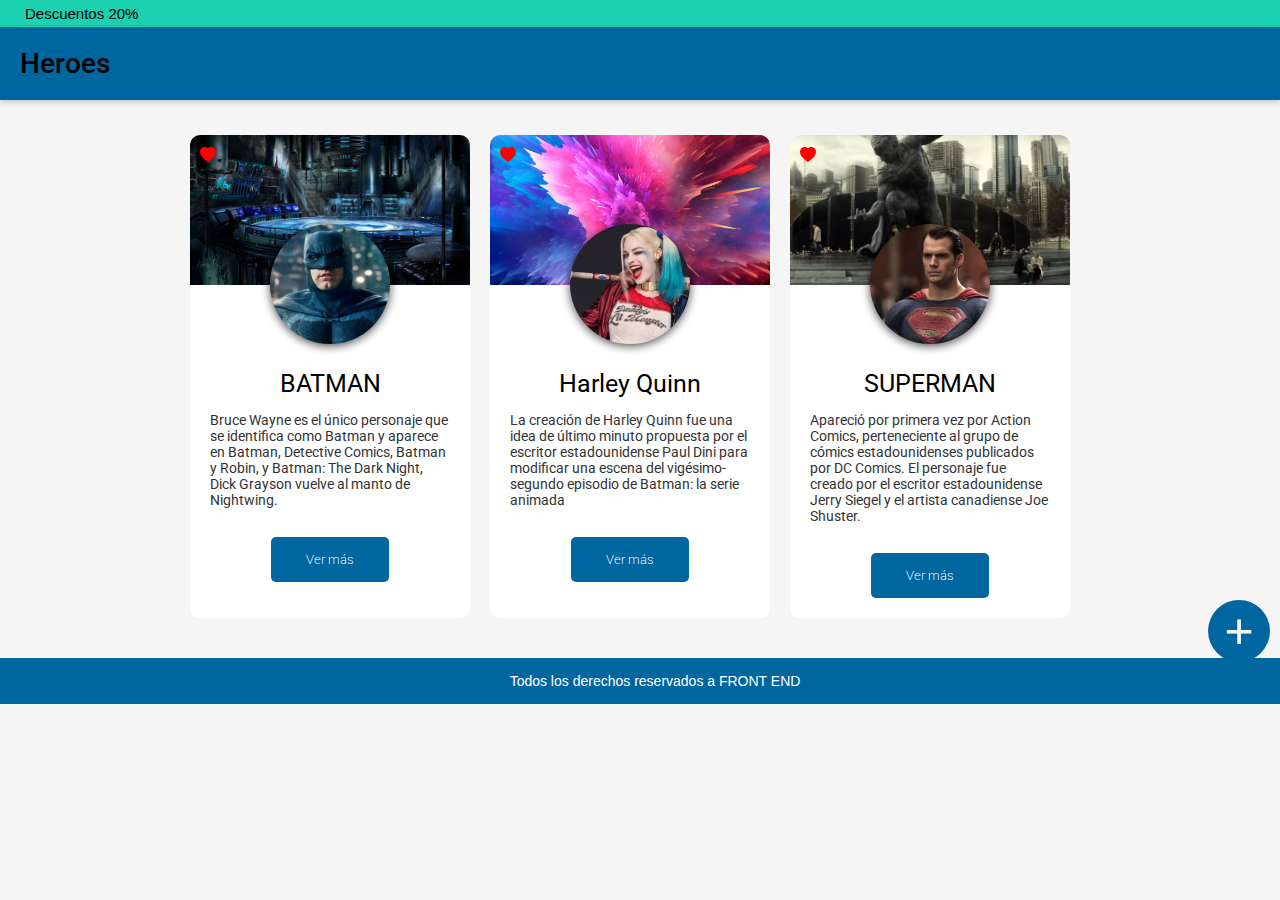
<file: index.html>
<!DOCTYPE html>
<html lang="en">
<head>
    <meta charset="UTF-8">
    <meta name="viewport" content="width=device-width, initial-scale=1.0">
    <title>ejercicio 6- Heroes</title>
    <link rel="stylesheet" href="./css/style.css">
    <!-- referenciar fuente google font -->
    <link rel="preconnect" href="https://fonts.googleapis.com">
<link rel="preconnect" href="https://fonts.gstatic.com" crossorigin>
<link href="https://fonts.googleapis.com/css2?family=Roboto:ital,wght@0,100..900;1,100..900&display=swap" rel="stylesheet">
<!-- ****************************************************************************    -->
</head>
<body>
    <div class="top-bar">Descuentos 20%</div>
  <header>
    
    Heroes
     
  </header>
 <main>
 <!-- Card 1 -->
 <div class="box1">
  <div class="box2"> <img src="./img/baticueva.jpg" alt="Batcave"> </div>
    <div class="heart"><svg xmlns="http://www.w3.org/2000/svg" width="16" height="16" fill="currentColor" class="bi bi-heart-fill" viewBox="0 0 16 16">
      <path fill-rule="evenodd" d="M8 1.314C12.438-3.248 23.534 4.735 8 15-7.534 4.736 3.562-3.248 8 1.314"/>
    </svg></div>
    
    <div class="box3"> <img src="./img/batman.jpg" alt="Batman"> </div>
     
    <h3>BATMAN</h3>
    <p>Bruce Wayne es el único personaje que se identifica como Batman y aparece en Batman, Detective Comics, Batman y Robin, y Batman: The Dark Night, Dick Grayson vuelve al manto de Nightwing.</p>
    <a href="https://batman.fandom.com/es/wiki/Portada"> <button>Ver más</button> </a>
    
  </div>

  <!-- Card 2 -->
  <div class="box1">
    <div class="heart"><svg xmlns="http://www.w3.org/2000/svg" width="16" height="16" fill="currentColor" class="bi bi-heart-fill" viewBox="0 0 16 16">
      <path fill-rule="evenodd" d="M8 1.314C12.438-3.248 23.534 4.735 8 15-7.534 4.736 3.562-3.248 8 1.314"/>
    </svg></div>
      <div class="box2">
         <img src="./img/harleycrazy.jpg" alt="">
      </div>  
   <!-- -->
      <div class="box3">
        <img src="./img/harley.jpg" alt="">
      </div>

    <h3>Harley Quinn</h3>
    <p>La creación de Harley Quinn fue una idea de último minuto propuesta por el escritor estadounidense Paul Dini para modificar una escena del vigésimo-segundo episodio de Batman: la serie animada</p>
     <a href="https://harleyquinn.fandom.com/wiki/Harley_Quinn"> <button>Ver más</button> </a>
    
  </div>

  <!-- Card 3 -->
  <div class="box1">
    <div class="heart"><svg xmlns="http://www.w3.org/2000/svg" width="16" height="16" fill="currentColor" class="bi bi-heart-fill" viewBox="0 0 16 16">
      <path fill-rule="evenodd" d="M8 1.314C12.438-3.248 23.534 4.735 8 15-7.534 4.736 3.562-3.248 8 1.314"/>
    </svg></div>
    <div class="box2">
       <img src="./img/supermanmoment.jpg" alt="">
    </div>
    <div class="box3">
        <img src="./img/superman.jpg" alt="">
    </div>
    <h3>SUPERMAN</h3>
    <p>Apareció por primera vez por Action Comics, perteneciente al grupo de cómics estadounidenses publicados por DC Comics. El personaje fue creado por el escritor estadounidense Jerry Siegel y el artista canadiense Joe Shuster.</p>
    <a href="https://superman.fandom.com/wiki/Superman_(comic_book)"> <button >Ver más</button></a>
    
  </div>  
     <div >
      <a href="./formulario.html"> <button title="Añadir Super!" class="btn-mas"> 
        +
      
      </button> </a>
      
     </div>
 </main>
 <footer>Todos los derechos reservados a FRONT END</footer>
</body>
</html>
</file>
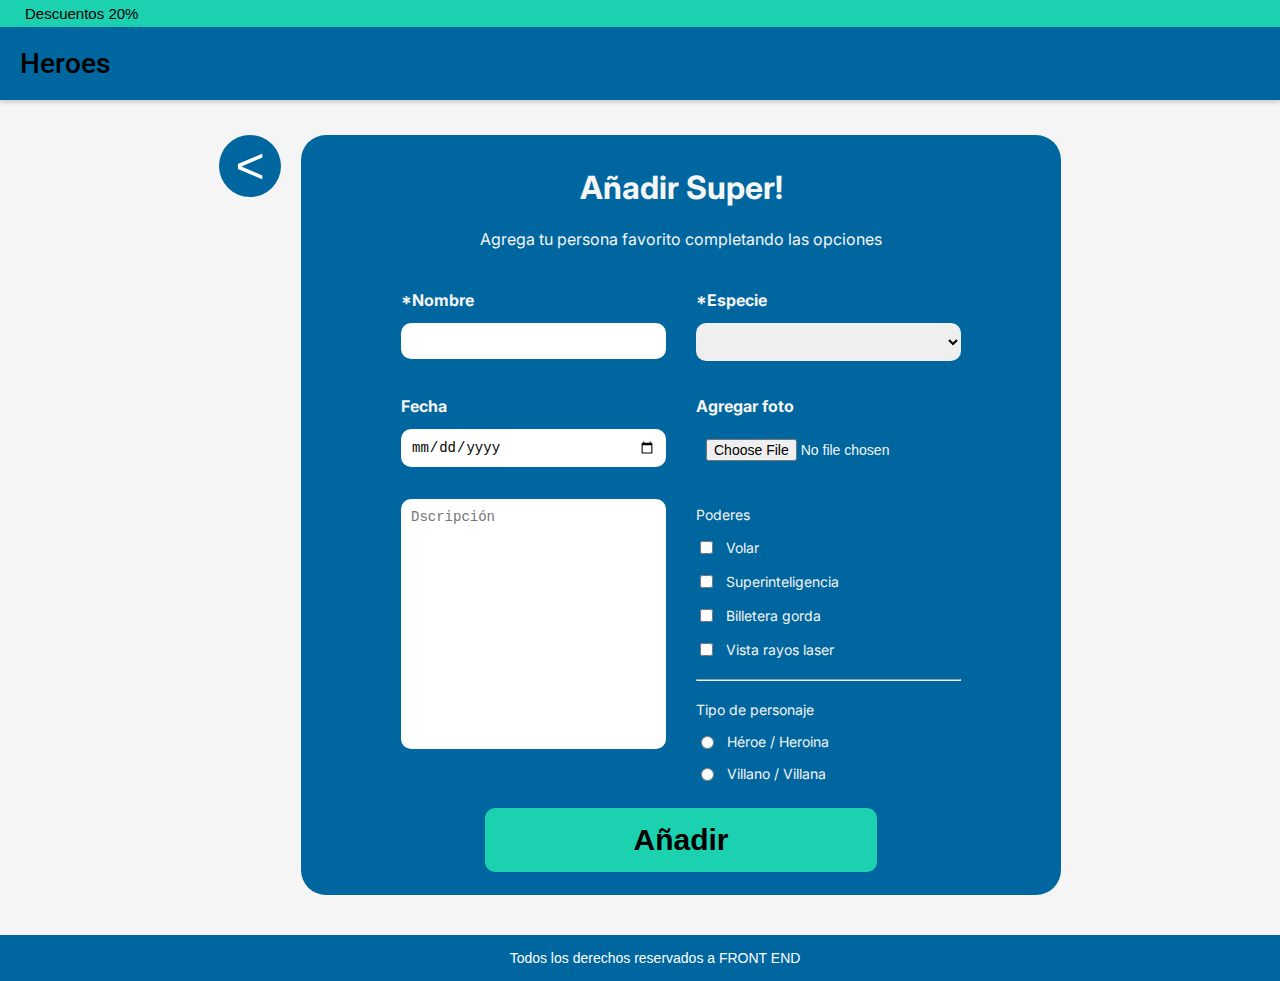
<file: formulario.html>
<!DOCTYPE html>
<html lang="en">
<head>
    <meta charset="UTF-8">
    <meta name="viewport" content="width=device-width, initial-scale=1.0">
    <title>ejercicio 6- Heroes</title>
    <link rel="stylesheet" href="./css/style.css">
    <!-- referenciar fuente google font -->
    <link rel="preconnect" href="https://fonts.googleapis.com">
<link rel="preconnect" href="https://fonts.gstatic.com" crossorigin>
<link href="https://fonts.googleapis.com/css2?family=Roboto:ital,wght@0,100..900;1,100..900&display=swap" rel="stylesheet">
<!-- ****************************************************************************    -->
<link rel="preconnect" href="https://fonts.googleapis.com">
<link rel="preconnect" href="https://fonts.gstatic.com" crossorigin>
<link href="https://fonts.googleapis.com/css2?family=Inter:ital,opsz,wght@0,14..32,100..900;1,14..32,100..900&display=swap" rel="stylesheet">
</head>
<body>
    <div class="top-bar">Descuentos 20%</div>
  <header>
    
    Heroes
     
  </header>
 <main>
    <div  class="div-volver">
        <a href="./index.html">
            <button title="Volver" class="btn-volver">
                <
            </button>
        </a>
        
    </div>
     <div class="form-contenedor">
        
        
        <FORM>
            <h1>Añadir Super!</h1>
        <p>Agrega tu persona favorito completando las opciones</p>
            <div class="form-row">
              <div>
                <label for="nombre"> *Nombre</label>
             <input type="text" name="nombre" id="nombre" required>
              </div>  
             <div>
                <label for="especie">*Especie</label>
                <select name="especie" id="especie" required>
                   <option value=""></option>
                    <option value="humano">Humano</option>
                    <option value="alien">Extraterrestre</option>
                    <option value="mutan">Mutante</option>
                    <option value="god">Dios</option>
                </select>
             </div>
             
            </div>
            <div class="form-row">
             <div>
                <label for="fecha">Fecha</label>
                <input type="date" name="fecha" id="fecha">
                
             </div>
             <div>
                <label for="photo">Agregar foto</label>
                <input type="file" name="photo" id="photo">
        
             </div>
             
     
            </div>
             
             <div class="form-row">
                <div>
                    <textarea placeholder="Dscripción" name="description" id="description"></textarea>
                   
                </div>
                <div>
                    <div class="checkbox-group">
                        <label for="poder">Poderes</label>
                        <label ><input type="checkbox" name="poder" id="poder" value="volar"> Volar</label> 
                        <label ><input type="checkbox" name="poder" id="poder" value="Superinteligencia">Superinteligencia </label>
                        <label ><input type="checkbox" name="poder" id="poder" value="billetera gorda">Billetera gorda </label>
                        <label ><input type="checkbox" name="poder" id="poder" value="vista de rayos layer">Vista rayos laser</label>
                        
    
                    </div>
                    <hr>
                    <div class="radio-group">
                        <label for="personaje">Tipo de personaje</label>
                         <label ><input type="radio" name="personaje" id="personaje">Héroe / Heroina</label>
                         <label ><input type="radio" name="personaje" id="personaje"> Villano / Villana </label>
            
                    </div>

                </div>
                
                

             </div>
             
             <button type="submit">Añadir</button>
           </FORM>

    </div>
     

  

 
 </main>
 <footer>Todos los derechos reservados a FRONT END</footer>
</body>
</html>
</file>
<file: css/style.css>
body {
     margin: 0;
    font-family: 'Arial', sans-serif;
    background-color: #f5f5f5;
    
  }

  .top-bar {
    background-color: #1CD1B0;
    color: #000;
    padding: 5px 25px;
    font-size: 15px;
    margin: 0px;
  }
  header {
    background-color: #00669F;
    color: black;
    padding: 20px;
    font-size: 28px;
    font-weight: bold;box-shadow: 0 2px 5px rgba(0,0,0,0.2);
    font-family: "Roboto", sans-serif;
    font-weight: 500;
  }

  main {
    display: flex;
    flex-wrap: wrap;/*mantener box1 sin redimensionar*/
    justify-content: center;
    gap: 20px;
    margin: 35px auto;
    
    /*max-width: 1000px;*/
  }

  .box1 {
    background-color: white;
    position: relative;
    width: 280px;
    /*height: 450px;*/ /*no declarar para que se ajuste al contenido del box1*/
    border-radius: 10px;
    overflow: hidden;
    /*box-shadow: 0 2px 8px rgba(0,0,0,0.1);*/ /* agregar sombra a box1*/
    
    text-align: center;
    /*border-style: solid;*/
  }

  .box2{
    z-index: 10;
  }
  .box2 img {
    width: 100%;
    height: 150px;
    object-fit: cover; /*redimensionar imagen*/
  
    
  }

  .heart {
    position: absolute;
    top: 10px;
    left: 10px;
    color: red;
    font-size: 20px;
  }
  
  .box3 {
    position: absolute;
    left: 80px;
    margin-top:-65px;   /*superponer imagen*/ 
    filter: drop-shadow(0 2px 5px rgba(0, 0, 0, 0.7)); /*agrega sombra a la imagen y no al box que lo contiene*/ 
    

  }

  .box3 img {
    width: 120px;
    height: 120px;
    border-radius: 90px;
    /*border: 0px solid white;*/    
    object-fit: cover; /*redimensionar imagen*/
    

  }

  .box1 h3 {
    margin: 80px 0 5px;
    font-size: 25px;
    font-family: "Roboto", sans-serif;
    font-optical-sizing: auto;
    font-style:normal;
    font-weight: 400; /*define grosor de caracteres*/
  }

  .box1 p {
    padding: 0 20px;
    font-size: 14px;
    color: #333;
    text-align: left;
    font-family: "Roboto", sans-serif;
  }

  .box1 button {
    margin: 15px 0 20px;
    padding: 15px 35px;
    background-color: #00669F;
    color: white;
    border: none;
    border-radius: 5px;
    cursor: pointer;
    font-family: "Roboto", sans-serif;
    font-weight: 250;
  }

  /***************************** formulario************************************/
  .radio-group, .checkbox-group{
    margin-top: 10px;
    margin-right: 5%;

  }
  .radio-group label, .checkbox-group label{
    font-weight: normal;
    display: flex;
    align-items:center;
    gap: 10px;
    font-size: 14px;
  }
  .form-contenedor{
    background-color:#00669F ;
    color:#f5f5f5;
    border-radius: 25px;
    text-align: center;
    display: flex;
    justify-content: center;
    align-items: center;
    width: 700px;
    height: 700px;
    padding: 30px;
    font-family: "Inter", sans-serif;

  }
/*
  form{
    background-color: #00669F;
    color: #f5f5f5;

  }*/
  .form-row{
    display: flex;
    gap: 30px;
    padding-top: 10px;
    margin-right: 100px;
    padding-bottom: 10px;
    width: 100%;

    
  }
  
  form label{
    display: flex;
    margin-top: 15px;
    margin-bottom: 5px;
    font-weight: bold;

  }
  form h1,p {
    text-align: center;
    
  }

  form button{
    background-color: #1CD1B0;
  }

  input[type="text"],
  input[type="date"],
  select,
  textarea,
  input[type="file"] {
    width: 100%;
    padding: 10px;
    border-radius: 10px;
    border: none;
    box-sizing: border-box;
    font-size: 14px;
    margin-top: 3%;

  }
  textarea{
    height: 250px;
    resize: none;
  }
   hr{
    margin: 20px 0;
   }
  form button{
    border: none;
    width: 70%;
    font-size: 30px;
    padding-top: 15px;
    padding-bottom: 15px;
    margin-top: 2%;
    font-weight: bold;
    margin-bottom: 2%;
    border-radius: 10px;
    cursor: pointer;
  }
  form button:hover{
    background-color:#1ad2a3; 
  }

  .form-row > div{
    flex: 1; 
  }

 /* RESPONSIVA*/
 @media (max-width: 768px) {
  .form-contenedor {
    width: 90%;
    height: auto;
    padding: 20px;
    margin-top: 30px;
  }

  .form-row {
    flex-direction: column;
    gap: 15px;
    margin-right: 0;
  }

  input[type="text"],
  input[type="date"],
  select,
  textarea,
  input[type="file"] {
    font-size: 16px;
  }

  .div-volver {
    width: 100%;
    text-align: left;
    margin-bottom: 10px;
  }

  .btn-volver {
    width: 50px;
    height: 50px;
    font-size: 30px;
  }
}

/*********************************/





  /********************************************/

  .btn-mas{
    position: fixed;
   top: 600px;
   right: 10px;
   background-color: #00669F;
   color: white;
   width: 62px;
   height: 62px;
   border: none;
   font-size: 50px;
   border-radius: 50px;
   cursor: pointer;
  }
  .div-volver{
    position: static;
   
  }
   .btn-volver{
    background-color: #00669F;
   color: white;
   width: 62px;
   height: 62px;
   border: none;
   font-size: 50px;
   border-radius: 50px;
   cursor: pointer;
   }

  footer {
    background-color: #00669F;
    color: white;
    padding: 15px;
    margin-top: 40px;
    font-size: 14px;
    bottom: 0;
    width: 100%;
    text-align: center;
  }
</file>
